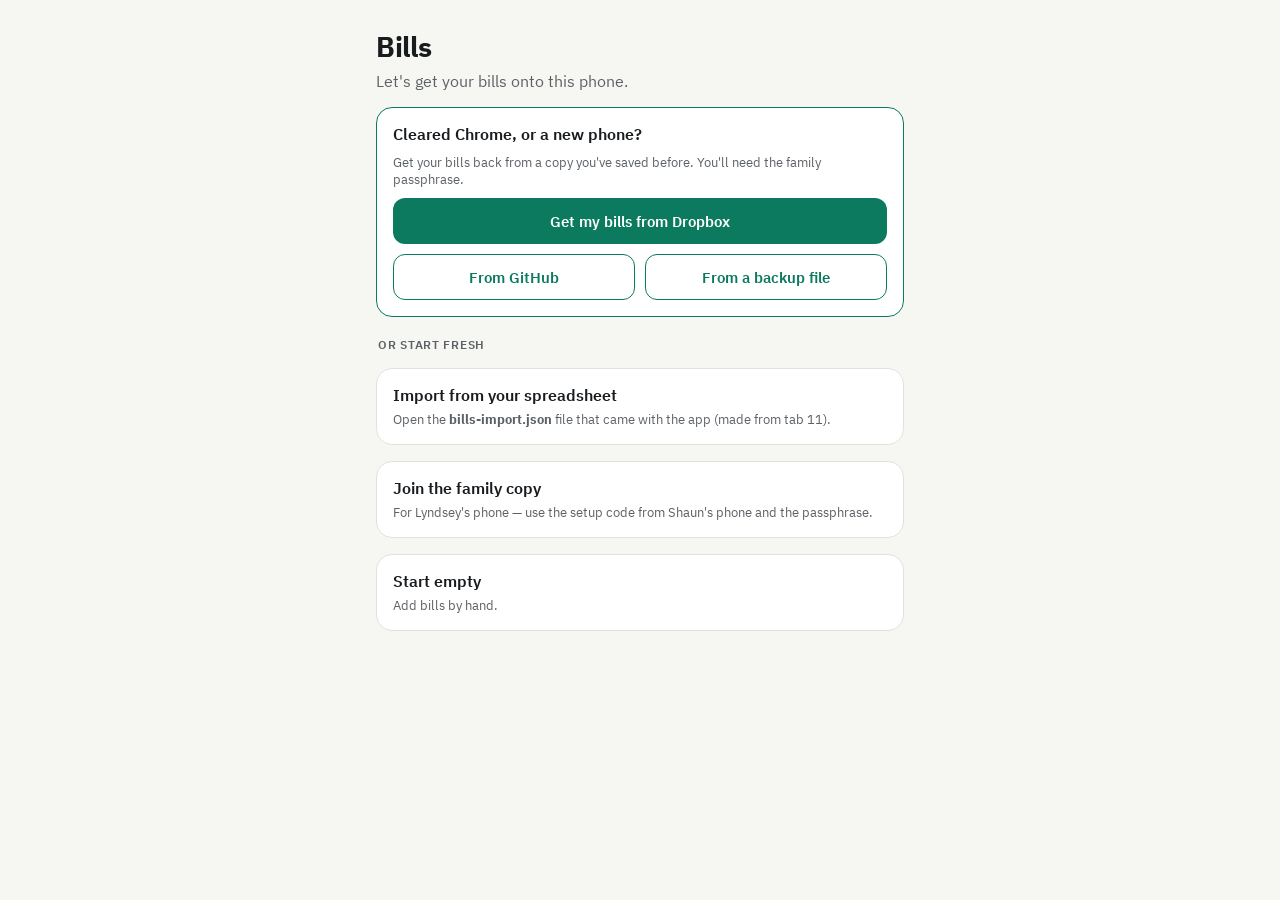
<file: index.html>
<!doctype html>
<html lang="en-AU">
<head>
<meta charset="utf-8">
<meta name="viewport" content="width=device-width, initial-scale=1, viewport-fit=cover">
<meta name="theme-color" content="#1E2226">
<meta name="description" content="Household bills, reminders and reviews">
<title>Bills</title>
<link rel="manifest" href="manifest.webmanifest">
<link rel="icon" href="icon-192.png">
<link rel="apple-touch-icon" href="icon-192.png">
<link rel="stylesheet" href="styles.css">
</head>
<body>
<main id="app" class="app"><div class="empty">Loading…</div></main>
<nav id="tabs" class="tabs" aria-label="Main"></nav>
<noscript><div class="banner red" style="margin:16px">Bills needs JavaScript turned on.</div></noscript>
<script src="qrcode.js"></script>
<script type="module" src="app.js"></script>
</body>
</html>
</file>
<file: styles.css>
[hidden] { display: none !important; }
:root {
  color-scheme: light;
  --bg: #F6F6F3; --card: #FFFFFF; --ink: #191C1F; --ink2: #3D4246; --muted: #5C6166; --line: #E2E2DD; --line2: #EFEFEB; --field: #CDCDC7;
  --brand: #0B7A5F; --brand-dark: #1E2226; --brand-soft: #E3F2EC; --hero-sub: #CDD2D6;
  --red: #B3261E; --red-ink: #93241B; --red-soft: #F9E5E2;
  --amber: #B9822A; --amber-ink: #7A4700; --amber-soft: #FCEFD9; --amber-bg: #FFF8EC;
  --blue-ink: #2F5D86; --blue-soft: #E6EEF4;
  --green-ink: #14563F; --green-soft: #E3F2EC;
  --inv: #3B3666; --inv-ink: #4A4580; --inv-soft: #F2F1F7; --inv-line: #D6D3E6;
  --mono: 'IBM Plex Mono', ui-monospace, Menlo, monospace;
  --sans: 'IBM Plex Sans', system-ui, -apple-system, 'Segoe UI', sans-serif;
}
* { box-sizing: border-box; }
html, body { margin: 0; background: var(--bg); color: var(--ink); font-family: var(--sans); font-size: 16px; -webkit-text-size-adjust: 100%; }
body { min-height: 100vh; }
a { color: var(--brand); text-decoration: none; }
button, input, select, textarea { font: inherit; color: inherit; }
button { cursor: pointer; }
:focus-visible { outline: 3px solid #0B7A5F; outline-offset: 2px; }
.app { max-width: 560px; margin: 0 auto; padding: 16px 16px 96px; display: flex; flex-direction: column; gap: 16px; }
.mono { font-family: var(--mono); font-weight: 500; }
.muted { color: var(--muted); }
.small { font-size: 13px; }
.xs { font-size: 12px; }
.row { display: flex; align-items: center; gap: 12px; }
.between { display: flex; justify-content: space-between; align-items: center; gap: 12px; }
.grow { flex: 1 1 auto; min-width: 0; }
.stack { display: flex; flex-direction: column; gap: 8px; }
.stack-lg { display: flex; flex-direction: column; gap: 16px; }
.wrap { flex-wrap: wrap; }
h1 { margin: 0; font-size: 28px; font-weight: 700; letter-spacing: -0.01em; }
h2 { margin: 0; font-size: 18px; font-weight: 700; }
h3 { margin: 0; font-size: 16px; font-weight: 600; }
.eyebrow { font-size: 12px; font-weight: 600; letter-spacing: .06em; text-transform: uppercase; color: var(--muted); padding: 4px 2px 0; }
.card { background: var(--card); border: 1px solid var(--line); border-radius: 16px; }
.card.pad { padding: 16px; }
.card.dashed { border-style: dashed; border-color: #BDBDB6; }
.card.inv { background: var(--inv-soft); border-color: var(--inv-line); }
.card.warn { background: var(--amber-bg); border-color: #E9C98F; }
.hero { background: var(--brand-dark); color: #fff; border-radius: 18px; padding: 18px; display: flex; flex-direction: column; gap: 14px; }
.hero .sub { color: var(--hero-sub); font-size: 14px; }
.hero .big { font-family: var(--mono); font-size: 38px; font-weight: 600; letter-spacing: -.02em; }
.hero hr { border: 0; height: 1px; background: #3A4046; margin: 0; }
.hero.inv { background: var(--inv); }
.seg { display: flex; gap: 4px; background: #E9E9E4; border-radius: 12px; padding: 4px; }
.seg button { flex: 1 1 0; min-height: 40px; border: 0; border-radius: 9px; background: transparent; color: var(--ink2); font-size: 14px; font-weight: 500; }
.seg button[aria-pressed="true"] { background: #fff; color: var(--ink); font-weight: 600; }
.hero .seg { background: #33383D; }
.hero .seg button { color: #CDD2D6; }
.hero .seg button[aria-pressed="true"] { background: #fff; color: var(--brand-dark); }
.chips { display: flex; flex-wrap: wrap; gap: 6px; }
.chip { min-height: 38px; border: 1px solid var(--field); border-radius: 10px; background: #fff; padding: 0 12px; font-size: 13px; font-weight: 500; }
.chip[aria-pressed="true"] { background: var(--ink); border-color: var(--ink); color: #fff; font-weight: 600; }
.btn { min-height: 46px; border: 0; border-radius: 12px; background: var(--brand); color: #fff; font-size: 15px; font-weight: 600; padding: 0 16px; display: inline-flex; align-items: center; justify-content: center; gap: 8px; }
.btn.due-soon { background: var(--amber-soft); color: var(--amber-ink); border: 1.5px solid var(--amber); }
.btn.due-over { background: var(--red-soft); color: var(--red-ink); border: 1.5px solid var(--red); }
.btn.sec { background: #fff; color: var(--brand); border: 1.5px solid var(--brand); }
.btn.ghost { background: #fff; color: var(--ink); border: 1.5px solid var(--field); }
.btn.danger { background: #fff; color: var(--red-ink); border: 1.5px solid var(--red); }
.btn.small { min-height: 38px; font-size: 13px; padding: 0 12px; border-radius: 10px; }
.btn.block { width: 100%; }
.btn:disabled { opacity: .5; }
.icon-btn { width: 48px; height: 48px; border-radius: 24px; border: 1px solid var(--line); background: #fff; display: inline-flex; align-items: center; justify-content: center; color: var(--ink); flex-shrink: 0; }
.icon-btn.brand { background: var(--brand); color: #fff; border-color: var(--brand); }
.tick { width: 44px; height: 44px; border-radius: 22px; border: 1.5px solid #BDBDB6; background: #fff; color: #8C9096; display: inline-flex; align-items: center; justify-content: center; flex-shrink: 0; }
.tick.on { background: var(--brand); border-color: var(--brand); color: #fff; }
.list > * + * { border-top: 1px solid var(--line2); }
.item { display: flex; align-items: center; gap: 10px; padding: 10px 12px 10px 14px; min-height: 52px; color: var(--ink); width: 100%; background: none; border: 0; text-align: left; }
.item .t { font-size: 15px; font-weight: 500; }
.item .s { font-size: 13px; color: var(--muted); }
.item .amt { font-family: var(--mono); font-size: 15px; font-weight: 500; white-space: nowrap; }
.item.done .t { color: #6E7378; text-decoration: line-through; }
.dot { width: 10px; height: 10px; border-radius: 3px; flex-shrink: 0; display: inline-block; }
.dot.lg { width: 14px; height: 14px; border-radius: 4px; }
.pill { font-size: 12px; font-weight: 600; border-radius: 8px; padding: 2px 8px; white-space: nowrap; display: inline-block; }
.pill.red { background: var(--red-soft); color: var(--red-ink); }
.pill.amber { background: var(--amber-soft); color: var(--amber-ink); }
.pill.blue { background: var(--blue-soft); color: var(--blue-ink); }
.pill.green { background: var(--green-soft); color: var(--green-ink); }
.pill.grey { background: #EFEFEB; color: #3D4246; }
.pill.solid-red { background: var(--red); color: #fff; }
.pill.inv { background: #E2DFEE; color: var(--inv-ink); }
.field { display: flex; flex-direction: column; gap: 6px; font-size: 13px; font-weight: 600; color: var(--ink2); }
.field .hint { font-size: 12px; font-weight: 400; color: var(--muted); }
.field input, .field select, .field textarea { min-height: 46px; border: 1px solid var(--field); border-radius: 10px; padding: 0 12px; font-size: 16px; background: #fff; font-weight: 400; color: var(--ink); width: 100%; }
.field textarea { padding: 10px 12px; min-height: 70px; resize: vertical; }
.field input.money { font-family: var(--mono); font-weight: 500; }
.field.need input { border: 1.5px solid var(--amber); }
.grid2 { display: grid; grid-template-columns: repeat(2, minmax(0, 1fr)); gap: 10px; }
.grid3 { display: grid; grid-template-columns: repeat(3, minmax(0, 1fr)); gap: 8px; }
.switch { display: flex; justify-content: space-between; align-items: center; gap: 12px; }
.switch input { appearance: none; -webkit-appearance: none; width: 52px; height: 32px; border-radius: 16px; background: #BDBDB6; position: relative; flex-shrink: 0; margin: 0; cursor: pointer; transition: background .15s; }
.switch input::after { content: ''; position: absolute; top: 3px; left: 3px; width: 26px; height: 26px; border-radius: 13px; background: #fff; transition: left .15s; }
.switch input:checked { background: var(--brand); }
.switch input:checked::after { left: 23px; }
.tile { background: #fff; border: 1px solid var(--line); border-radius: 14px; padding: 12px 14px; display: flex; flex-direction: column; gap: 2px; }
.tile .k { font-size: 12px; color: var(--muted); }
.tile .v { font-family: var(--mono); font-size: 19px; font-weight: 600; }
.bar { height: 10px; background: #EFEFEB; border-radius: 5px; overflow: hidden; }
.bar > span { display: block; height: 10px; border-radius: 0 4px 4px 0; }
.banner { border-radius: 12px; padding: 12px 14px; font-size: 14px; line-height: 1.45; }
.banner.amber { background: var(--amber-soft); color: #5A3500; }
.banner.red { background: var(--red-soft); color: #5E1410; }
.banner.green { background: var(--green-soft); color: var(--green-ink); }
.banner.blue { background: var(--blue-soft); color: var(--blue-ink); }
.top { display: flex; align-items: center; gap: 4px; }
.back { width: 44px; height: 44px; border-radius: 22px; display: inline-flex; align-items: center; justify-content: center; color: var(--ink); }
nav.tabs { position: fixed; left: 0; right: 0; bottom: 0; background: #fff; border-top: 1px solid var(--line); display: flex; justify-content: space-around; padding: 6px 4px calc(8px + env(safe-area-inset-bottom)); z-index: 10; }
nav.tabs a { display: flex; flex-direction: column; align-items: center; gap: 3px; min-width: 64px; min-height: 52px; justify-content: center; font-size: 12px; color: var(--muted); }
nav.tabs a[aria-current="page"] { color: var(--brand); font-weight: 600; }
.cal { display: grid; grid-template-columns: repeat(7, minmax(0, 1fr)); gap: 4px; }
.cal .h { text-align: center; font-size: 12px; font-weight: 600; color: var(--muted); }
.cal button { height: 58px; border: 0; border-radius: 10px; display: flex; flex-direction: column; align-items: center; gap: 2px; padding: 6px 0 0; background: #F3F3EF; }
.cal button .d { font-size: 14px; font-weight: 600; }
.cal button .a { font-size: 10px; font-family: var(--mono); color: #3D4246; }
.cal button .p { font-size: 9px; font-weight: 700; letter-spacing: .04em; color: var(--brand); }
.cal button.l3 .p { color: var(--ink); }
.cal button.l1 { background: #E3F2EC; } .cal button.l2 { background: #A9D9C5; } .cal button.l3 { background: #6DB597; }
.cal button.sel { background: var(--brand-dark); color: #fff; }
.cal button.sel .a, .cal button.sel .p { color: #fff; }
.cal button.today { outline: 2px solid var(--ink); outline-offset: -2px; }
.stackchart { position: relative; height: 196px; display: flex; align-items: flex-end; gap: 5px; border-bottom: 1px solid #BDBDB6; }
.stackchart .grid { position: absolute; left: 0; right: 0; border-top: 1px dashed #E2E2DD; pointer-events: none; }
.stackchart .gl { position: absolute; left: 0; font-size: 10px; color: var(--muted); pointer-events: none; }
.stackchart button { flex: 1 1 0; min-width: 0; height: 196px; border: 0; padding: 0; background: transparent; border-radius: 6px 6px 0 0; display: flex; flex-direction: column-reverse; gap: 2px; }
.stackchart button.sel { background: #E9E9E4; }
.stackchart span.sbar { display: block; width: 100%; flex-shrink: 0; }
.stackchart span.sbar:last-child { border-radius: 4px 4px 0 0; }
.xlabels { display: flex; gap: 5px; } .xlabels span { flex: 1 1 0; text-align: center; font-size: 10px; color: var(--muted); }
table.t { border-collapse: collapse; width: 100%; font-size: 13px; }
table.t th, table.t td { padding: 7px 4px; border-bottom: 1px solid var(--line2); text-align: left; }
table.t th { border-bottom-color: #BDBDB6; font-weight: 600; }
table.t td.r, table.t th.r { text-align: right; font-family: var(--mono); }
.toast { position: fixed; left: 50%; bottom: 92px; transform: translateX(-50%); background: var(--ink); color: #fff; border-radius: 12px; padding: 12px 16px; font-size: 14px; z-index: 30; max-width: calc(100% - 32px); box-shadow: 0 6px 20px rgba(0,0,0,.18); }
.sheet-bg { position: fixed; inset: 0; background: rgba(21,32,43,.45); z-index: 20; display: flex; align-items: flex-end; justify-content: center; }
.sheet { background: var(--bg); width: 100%; max-width: 560px; max-height: 90vh; overflow: auto; border-radius: 20px 20px 0 0; padding: 18px 16px calc(20px + env(safe-area-inset-bottom)); display: flex; flex-direction: column; gap: 14px; }
.empty { padding: 16px; color: var(--muted); font-size: 14px; }
.sr { position: absolute; width: 1px; height: 1px; overflow: hidden; clip: rect(0 0 0 0); }
.print-only { display: none; }
@media print {
  @page { size: A4; margin: 14mm; }
  body { background: #fff; }
  nav.tabs, .no-print, .toast { display: none !important; }
  .app { max-width: none; padding: 0; }
  .card, .tile { break-inside: avoid; }
  .print-only { display: block; }
  .hero { -webkit-print-color-adjust: exact; print-color-adjust: exact; }
  * { -webkit-print-color-adjust: exact; print-color-adjust: exact; }
}
@font-face { font-family: 'IBM Plex Sans'; font-weight: 400; font-display: swap; src: url(ibm-plex-sans-latin-400-normal.woff2) format('woff2'); }
@font-face { font-family: 'IBM Plex Sans'; font-weight: 500; font-display: swap; src: url(ibm-plex-sans-latin-500-normal.woff2) format('woff2'); }
@font-face { font-family: 'IBM Plex Sans'; font-weight: 600; font-display: swap; src: url(ibm-plex-sans-latin-600-normal.woff2) format('woff2'); }
@font-face { font-family: 'IBM Plex Sans'; font-weight: 700; font-display: swap; src: url(ibm-plex-sans-latin-700-normal.woff2) format('woff2'); }
@font-face { font-family: 'IBM Plex Mono'; font-weight: 500; font-display: swap; src: url(ibm-plex-mono-latin-500-normal.woff2) format('woff2'); }
@font-face { font-family: 'IBM Plex Mono'; font-weight: 600; font-display: swap; src: url(ibm-plex-mono-latin-600-normal.woff2) format('woff2'); }
/* 1.43 Upcoming: pay fortnight + day bubbles */
.hero .lbl { font-size: 12px; font-weight: 600; letter-spacing: .06em; text-transform: uppercase; color: var(--hero-sub); }
.hero .trio { display: grid; grid-template-columns: repeat(3, minmax(0, 1fr)); gap: 8px; border-top: 1px solid #3A4046; padding-top: 12px; font-size: 12px; color: var(--hero-sub); }
.hero .trio b { display: block; font-family: var(--mono); font-size: 15px; font-weight: 500; color: #fff; margin-top: 2px; white-space: nowrap; }
.hero .pbar { height: 8px; border-radius: 4px; background: #3A4046; overflow: hidden; display: flex; }
.hero .pbar i { background: #5FC4A4; } .hero .pbar u { background: #E3B566; }
.days { display: grid; grid-template-columns: repeat(7, minmax(0, 1fr)); gap: 6px; }
.days button { min-height: 62px; border: 1px solid var(--line); border-radius: 12px; background: #fff; color: var(--ink); display: flex; flex-direction: column; align-items: center; justify-content: center; gap: 1px; padding: 5px 0; font: inherit; }
.days .w { font-size: 10px; font-weight: 600; color: var(--muted); letter-spacing: .02em; }
.days .n { font-size: 17px; font-weight: 600; }
.days .a { font-size: 10px; font-family: var(--mono); color: var(--ink2); white-space: nowrap; overflow: hidden; max-width: 100%; }
.days .past { background: transparent; border-color: var(--line2); }
.days .past .w, .days .past .n { color: #A3A7AA; } .days .past .a { color: var(--brand); }
.days .past.bad { border-color: var(--red); } .days .past.bad .a { color: var(--red-ink); font-weight: 600; }
.days .big { background: var(--amber-bg); border-color: var(--amber); }
.days .today { background: var(--brand); border-color: var(--brand); }
.days .today .w, .days .today .n, .days .today .a { color: #fff; }
.days .sel { outline: 2.5px solid var(--ink); outline-offset: 1px; }
.linkbtn { border: 0; background: none; color: var(--brand); font: inherit; font-weight: 600; padding: 0; text-transform: none; letter-spacing: 0; }
.uptiles { display: grid; grid-template-columns: 1fr 1fr; gap: 10px; } .uptiles.one { grid-template-columns: 1fr; }
.uptile { background: #fff; border: 1px solid var(--line); border-radius: 16px; padding: 12px 14px; display: flex; flex-direction: column; gap: 5px; color: var(--ink); }
.uptile .t { font-size: 12px; font-weight: 600; letter-spacing: .04em; text-transform: uppercase; color: var(--muted); }
.uptile .v { font-family: var(--mono); font-size: 20px; font-weight: 600; }
.uptile .x, .uptile .li { font-size: 13px; color: var(--ink2); line-height: 1.35; }
.uptile .li b { font-weight: 600; color: var(--ink); }
.uptile .more { font-size: 13px; font-weight: 600; color: var(--amber-ink); margin-top: auto; }
.uptile.go { background: var(--brand-soft); border-color: #BFE0D3; } .uptile.go .t { color: var(--brand); }
.uptile.att { background: var(--amber-bg); border-color: #E9C98F; } .uptile.att .t { color: var(--amber-ink); }
.tbtn { margin-top: auto; align-self: flex-start; min-height: 36px; border: 1.5px solid var(--brand); border-radius: 10px; background: #fff; color: var(--brand); font: inherit; font-size: 13px; font-weight: 600; padding: 0 12px; }
.tbtn.on { background: var(--brand); color: #fff; }
.dh { display: flex; justify-content: space-between; font-size: 13px; font-weight: 600; color: var(--muted); padding: 10px 14px 2px; }
.card > .dh:not(:first-child) { border-top: 1px solid var(--line2); }
.rem .t, .rem .amt { color: var(--muted); }
.links { display: grid; grid-template-columns: 1fr 1fr; gap: 10px; }
.links a { background: #fff; border: 1px solid var(--line); border-radius: 14px; padding: 13px 14px; font-weight: 600; font-size: 14px; color: var(--ink); display: flex; justify-content: space-between; }
.links a span { color: var(--brand); }
.uptile .x, .uptile .li { display: -webkit-box; -webkit-box-orient: vertical; -webkit-line-clamp: 3; overflow: hidden; }
/* 1.44 include investment properties */
.hero .flow { display: flex; flex-direction: column; gap: 6px; border-top: 1px solid #3A4046; padding-top: 12px; }
.hero .flow > div { display: flex; justify-content: space-between; gap: 10px; font-size: 14px; color: var(--hero-sub); }
.hero .flow b { font-family: var(--mono); font-weight: 500; color: #fff; white-space: nowrap; }
.invswitch { background: var(--inv-soft); border: 1px solid var(--inv-line); border-radius: 14px; padding: 10px 14px; }
.invswitch input:checked { background: var(--inv-ink); }
.invrow { background: var(--inv-soft); }
.invrow .s { color: var(--inv-ink); }

/* ---------- 1.46: every screen adapts to the phone's width and text size ----------
   Sizes are in em where it matters, so a larger text setting gets more room
   instead of text running into its neighbours. */
.head { display: flex; justify-content: space-between; align-items: center; gap: 8px 12px; flex-wrap: wrap; }
.head > .stack { flex: 1 1 9em; min-width: 0; }
.head > .acts { display: flex; align-items: center; gap: 8px; margin-left: auto; flex-shrink: 0; }
.hero .big { font-size: clamp(26px, 10vw, 38px); overflow-wrap: anywhere; }
/* three figures side by side only while they fit; otherwise two, then one per line */
.hero .trio { grid-template-columns: repeat(auto-fit, minmax(min(100%, max(7.5em, calc((100% - 16px) / 3))), 1fr)); row-gap: 10px; }
.hero .flow > div, .hero .flow > a { flex-wrap: wrap; }
.hero .between { flex-wrap: wrap; row-gap: 6px; }
.grid2 { grid-template-columns: repeat(auto-fit, minmax(min(100%, max(9em, calc((100% - 10px) / 2))), 1fr)); }
.grid3 { grid-template-columns: repeat(auto-fit, minmax(min(100%, max(6em, calc((100% - 16px) / 3))), 1fr)); }
.grid2 > .btn, .grid3 > .btn { white-space: nowrap; }
.tile .v { overflow-wrap: anywhere; }
nav.tabs a { min-width: 0; flex: 1 1 0; max-width: 96px; white-space: nowrap; overflow: hidden; text-overflow: ellipsis; }
nav.tabs a span { overflow: hidden; text-overflow: ellipsis; max-width: 100%; }
.twrap { max-width: 100%; overflow-x: auto; }
/* choice buttons sit side by side while they fit, and drop to a new line when the text is large */
[data-radio].row { flex-wrap: wrap; }
[data-radio].row > label.chip { flex: 1 1 6.5em !important; }
.field input, .field select, .field textarea { min-width: 0; max-width: 100%; }
#kidwarn:empty { display: none; }
</file>
